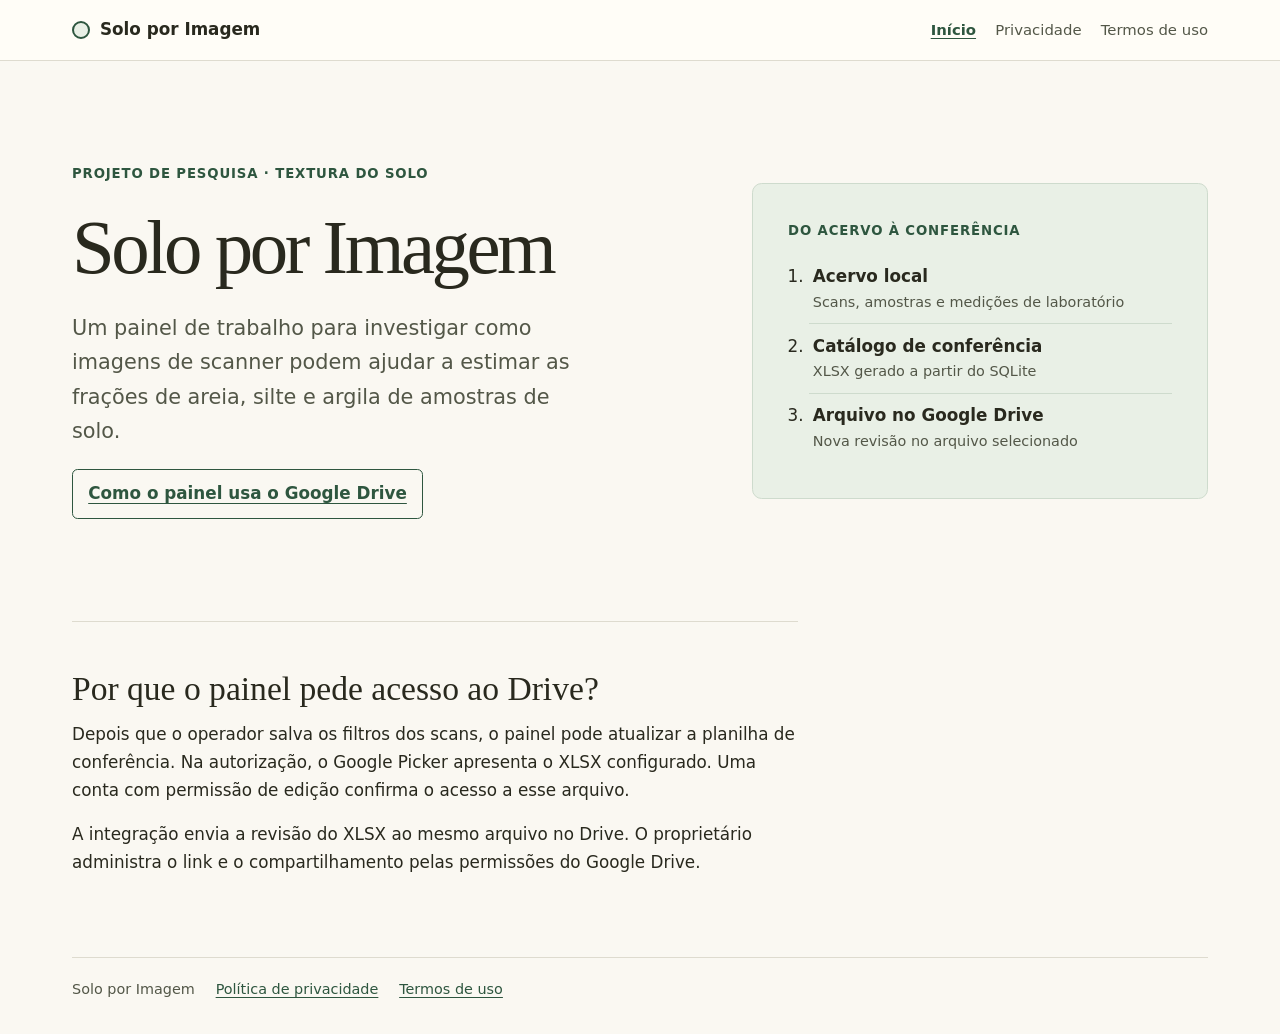
<file: index.html>
<!doctype html>
<html lang="pt-BR">
<head>
  <meta name="google-site-verification" content="VGENbT5KU_f8T_sAaFYzNpxKe4j5IPhA9mdQbg2Vais">
  <meta charset="utf-8">
  <meta name="viewport" content="width=device-width, initial-scale=1">
  <meta name="description" content="Documentação do painel de pesquisa Solo por Imagem e sua integração com o Google Drive.">
  <title>Início · Solo por Imagem</title>
  <link rel="stylesheet" href="./estilos.css">
</head>
<body>
  <a class="pular" href="#conteudo">Pular para o conteúdo</a>
  <header class="topo">
    <div class="limite barra">
      <a class="marca" href="./index.html"><span class="selo" aria-hidden="true"></span> Solo por Imagem</a>
      <nav aria-label="Documentação"><a href="./index.html" aria-current="page">Início</a>
<a href="./privacidade.html">Privacidade</a>
<a href="./termos.html">Termos de uso</a></nav>
    </div>
  </header>
  <main class="limite" id="conteudo">

    <section class="abertura">
      <div>
        <p class="chamada">Projeto de pesquisa · Textura do solo</p>
        <h1>Solo por Imagem</h1>
        <p class="introducao">Um painel de trabalho para investigar como imagens de scanner podem ajudar a estimar as frações de areia, silte e argila de amostras de solo.</p>
        <a class="destaque" href="./privacidade.html">Como o painel usa o Google Drive</a>
      </div>
      <div class="sequencia" aria-label="Fluxo do catálogo">
        <p class="chamada">Do acervo à conferência</p>
        <ol>
          <li><strong>Acervo local</strong><span>Scans, amostras e medições de laboratório</span></li>
          <li><strong>Catálogo de conferência</strong><span>XLSX gerado a partir do SQLite</span></li>
          <li><strong>Arquivo no Google Drive</strong><span>Nova revisão no arquivo selecionado</span></li>
        </ol>
      </div>
    </section>
    <section class="leitura">
      <h2>Por que o painel pede acesso ao Drive?</h2>
      <p>Depois que o operador salva os filtros dos scans, o painel pode atualizar a planilha de conferência. Na autorização, o Google Picker apresenta o XLSX configurado. Uma conta com permissão de edição confirma o acesso a esse arquivo.</p>
      <p>A integração envia a revisão do XLSX ao mesmo arquivo no Drive. O proprietário administra o link e o compartilhamento pelas permissões do Google Drive.</p>
    </section>

  </main>
  <footer class="limite rodape">
    <span>Solo por Imagem</span>
    <a href="./privacidade.html">Política de privacidade</a>
    <a href="./termos.html">Termos de uso</a>
  </footer>
</body>
</html>
</file>
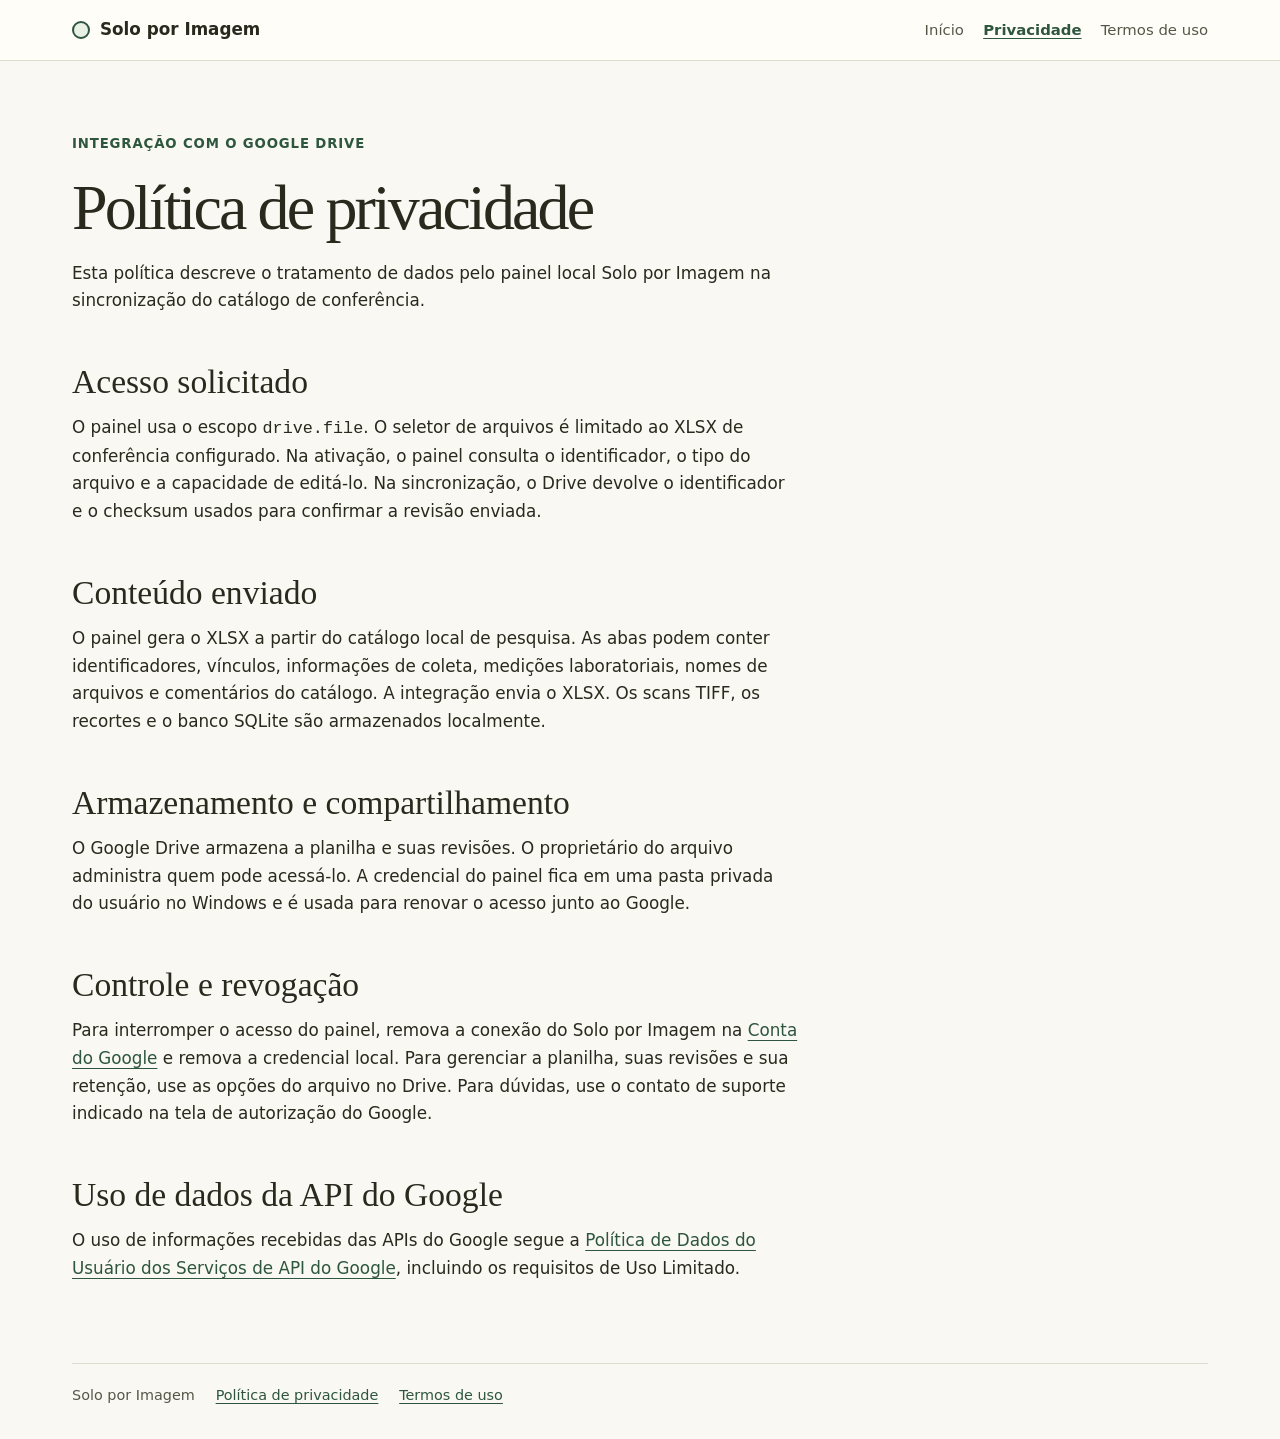
<file: privacidade.html>
<!doctype html>
<html lang="pt-BR">
<head>
  <meta charset="utf-8">
  <meta name="viewport" content="width=device-width, initial-scale=1">
  <meta name="description" content="Documentação do painel de pesquisa Solo por Imagem e sua integração com o Google Drive.">
  <title>Política de privacidade · Solo por Imagem</title>
  <link rel="stylesheet" href="./estilos.css">
</head>
<body>
  <a class="pular" href="#conteudo">Pular para o conteúdo</a>
  <header class="topo">
    <div class="limite barra">
      <a class="marca" href="./index.html"><span class="selo" aria-hidden="true"></span> Solo por Imagem</a>
      <nav aria-label="Documentação"><a href="./index.html">Início</a>
<a href="./privacidade.html" aria-current="page">Privacidade</a>
<a href="./termos.html">Termos de uso</a></nav>
    </div>
  </header>
  <main class="limite" id="conteudo">

    <article class="leitura documento">
      <p class="chamada">Integração com o Google Drive</p>
      <h1>Política de privacidade</h1>
      <p>Esta política descreve o tratamento de dados pelo painel local Solo por Imagem na sincronização do catálogo de conferência.</p>
      <h2>Acesso solicitado</h2>
      <p>O painel usa o escopo <code>drive.file</code>. O seletor de arquivos é limitado ao XLSX de conferência configurado. Na ativação, o painel consulta o identificador, o tipo do arquivo e a capacidade de editá-lo. Na sincronização, o Drive devolve o identificador e o checksum usados para confirmar a revisão enviada.</p>
      <h2>Conteúdo enviado</h2>
      <p>O painel gera o XLSX a partir do catálogo local de pesquisa. As abas podem conter identificadores, vínculos, informações de coleta, medições laboratoriais, nomes de arquivos e comentários do catálogo. A integração envia o XLSX. Os scans TIFF, os recortes e o banco SQLite são armazenados localmente.</p>
      <h2>Armazenamento e compartilhamento</h2>
      <p>O Google Drive armazena a planilha e suas revisões. O proprietário do arquivo administra quem pode acessá-lo. A credencial do painel fica em uma pasta privada do usuário no Windows e é usada para renovar o acesso junto ao Google.</p>
      <h2>Controle e revogação</h2>
      <p>Para interromper o acesso do painel, remova a conexão do Solo por Imagem na <a href="https://myaccount.google.com/connections">Conta do Google</a> e remova a credencial local. Para gerenciar a planilha, suas revisões e sua retenção, use as opções do arquivo no Drive. Para dúvidas, use o contato de suporte indicado na tela de autorização do Google.</p>
      <h2>Uso de dados da API do Google</h2>
      <p>O uso de informações recebidas das APIs do Google segue a <a href="https://developers.google.com/terms/api-services-user-data-policy">Política de Dados do Usuário dos Serviços de API do Google</a>, incluindo os requisitos de Uso Limitado.</p>
    </article>

  </main>
  <footer class="limite rodape">
    <span>Solo por Imagem</span>
    <a href="./privacidade.html">Política de privacidade</a>
    <a href="./termos.html">Termos de uso</a>
  </footer>
</body>
</html>
</file>
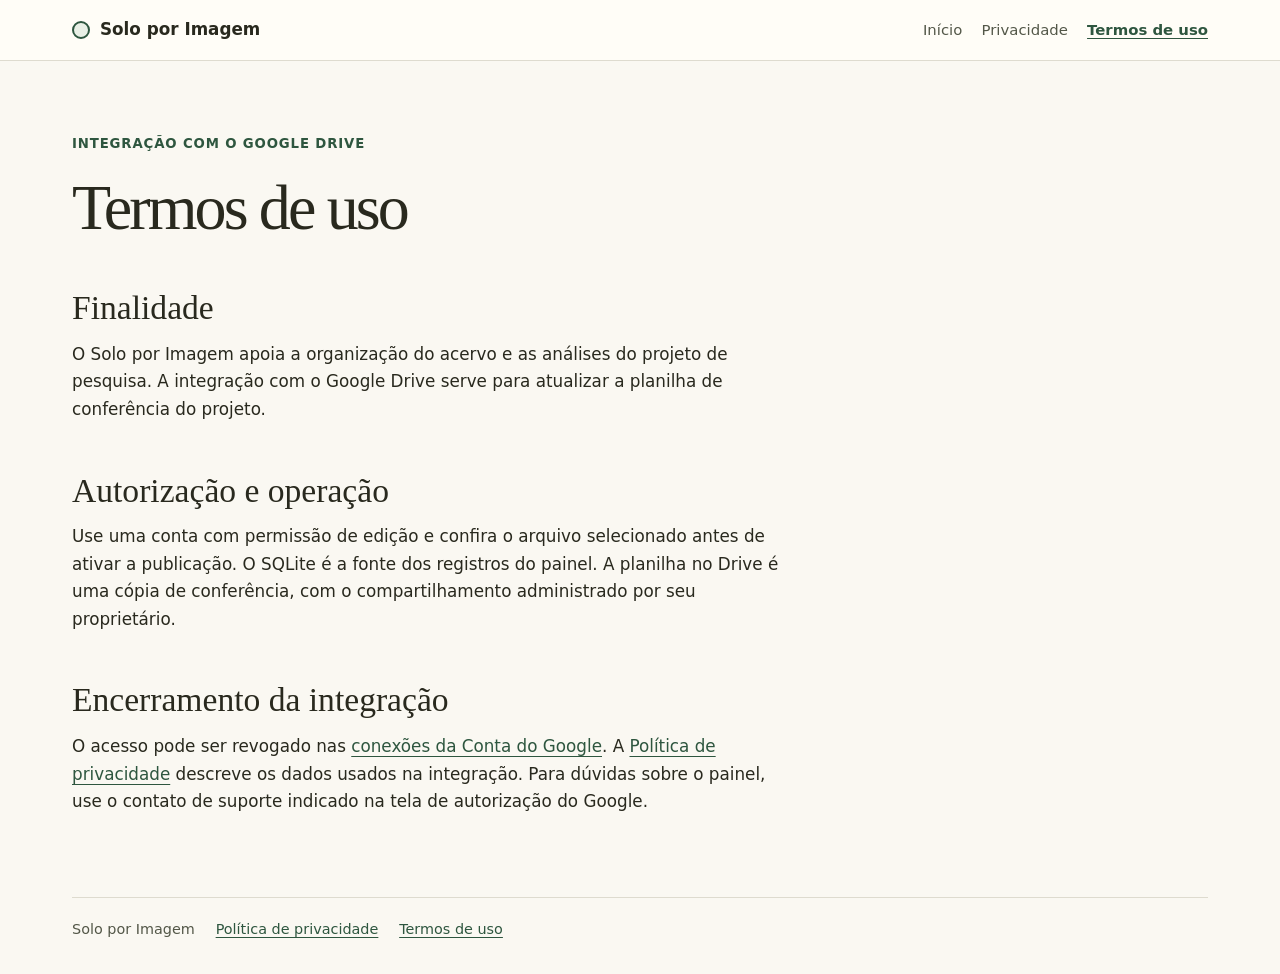
<file: termos.html>
<!doctype html>
<html lang="pt-BR">
<head>
  <meta charset="utf-8">
  <meta name="viewport" content="width=device-width, initial-scale=1">
  <meta name="description" content="Documentação do painel de pesquisa Solo por Imagem e sua integração com o Google Drive.">
  <title>Termos de uso · Solo por Imagem</title>
  <link rel="stylesheet" href="./estilos.css">
</head>
<body>
  <a class="pular" href="#conteudo">Pular para o conteúdo</a>
  <header class="topo">
    <div class="limite barra">
      <a class="marca" href="./index.html"><span class="selo" aria-hidden="true"></span> Solo por Imagem</a>
      <nav aria-label="Documentação"><a href="./index.html">Início</a>
<a href="./privacidade.html">Privacidade</a>
<a href="./termos.html" aria-current="page">Termos de uso</a></nav>
    </div>
  </header>
  <main class="limite" id="conteudo">

    <article class="leitura documento">
      <p class="chamada">Integração com o Google Drive</p>
      <h1>Termos de uso</h1>
      <h2>Finalidade</h2>
      <p>O Solo por Imagem apoia a organização do acervo e as análises do projeto de pesquisa. A integração com o Google Drive serve para atualizar a planilha de conferência do projeto.</p>
      <h2>Autorização e operação</h2>
      <p>Use uma conta com permissão de edição e confira o arquivo selecionado antes de ativar a publicação. O SQLite é a fonte dos registros do painel. A planilha no Drive é uma cópia de conferência, com o compartilhamento administrado por seu proprietário.</p>
      <h2>Encerramento da integração</h2>
      <p>O acesso pode ser revogado nas <a href="https://myaccount.google.com/connections">conexões da Conta do Google</a>. A <a href="./privacidade.html">Política de privacidade</a> descreve os dados usados na integração. Para dúvidas sobre o painel, use o contato de suporte indicado na tela de autorização do Google.</p>
    </article>

  </main>
  <footer class="limite rodape">
    <span>Solo por Imagem</span>
    <a href="./privacidade.html">Política de privacidade</a>
    <a href="./termos.html">Termos de uso</a>
  </footer>
</body>
</html>
</file>
<file: estilos.css>
:root {
  color-scheme: light;
  --fundo: #faf8f2;
  --papel: #fffdf7;
  --texto: #29291e;
  --suave: #535748;
  --linha: #dedbcf;
  --verde: #2e563f;
  --folha: #e9f0e6;
}
* { box-sizing: border-box; }
body { margin: 0; background: var(--fundo); color: var(--texto); font: 1.05rem/1.65 system-ui, sans-serif; }
a { color: var(--verde); text-underline-offset: .22em; }
a:focus-visible { outline: .18rem solid var(--verde); outline-offset: .2rem; }
.limite { width: min(71rem, calc(100% - 2.5rem)); margin-inline: auto; }
.pular { position: absolute; left: .75rem; top: .75rem; padding: .5rem .8rem; background: var(--papel); transform: translateY(-250%); }
.pular:focus { transform: none; }
.topo { border-bottom: 1px solid var(--linha); background: var(--papel); }
.barra { display: flex; align-items: center; justify-content: space-between; gap: .85rem 2rem; flex-wrap: wrap; padding-block: 1rem; }
.marca { display: inline-flex; gap: .6rem; align-items: center; color: var(--texto); text-decoration: none; font-weight: 730; }
.selo { width: 1.15rem; height: 1.15rem; border: .14rem solid var(--verde); border-radius: 50%; background: var(--folha); }
nav { display: flex; flex-wrap: wrap; gap: .35rem 1.2rem; font-size: .93rem; }
nav a { color: var(--suave); text-decoration: none; }
nav a[aria-current] { color: var(--verde); text-decoration: underline; font-weight: 680; }
.abertura { display: grid; grid-template-columns: 1.35fr 1fr; gap: clamp(1.5rem, 5vw, 5rem); align-items: center; padding-block: clamp(2.5rem, 8vw, 6.5rem); }
.chamada { margin: 0; color: var(--verde); font-size: .83rem; font-weight: 760; letter-spacing: .065em; text-transform: uppercase; }
h1, h2 { font-family: Georgia, serif; line-height: 1.08; font-weight: 500; }
h1 { font-size: clamp(2.6rem, 6vw, 5rem); letter-spacing: -.045em; margin: .28em 0; }
h2 { font-size: clamp(1.5rem, 4vw, 2.1rem); margin: 1.45em 0 .42em; }
p { margin: .65em 0 1em; }
.introducao { color: var(--suave); font-size: clamp(1.06rem, 2vw, 1.3rem); max-width: 40ch; }
.destaque { display: inline-block; padding: .63rem .95rem; border: 1px solid var(--verde); border-radius: .35rem; font-weight: 660; }
.sequencia { background: var(--folha); border: 1px solid #cedbcd; padding: clamp(1.25rem, 4vw, 2.2rem); border-radius: .6rem; }
.sequencia ol { margin: .8rem 0 0; padding-left: 1.3rem; }
.sequencia li { padding: .54rem .25rem; }
.sequencia li + li { border-top: 1px solid #cedbcd; }
.sequencia li span { display: block; font-size: .9rem; color: var(--suave); }
.leitura { max-width: 68ch; padding-bottom: clamp(2rem, 5vw, 4rem); }
.leitura:not(.documento) { border-top: 1px solid var(--linha); }
.documento { padding-top: clamp(2.2rem, 6vw, 4.5rem); }
.documento h1 { font-size: clamp(2.3rem, 5vw, 4rem); }
.rodape { display: flex; flex-wrap: wrap; gap: .4rem 1.3rem; padding-block: 1.25rem 2rem; border-top: 1px solid var(--linha); font-size: .9rem; color: var(--suave); }
@media (max-width: 46rem) {
  .abertura { grid-template-columns: 1fr; }
}
</file>
